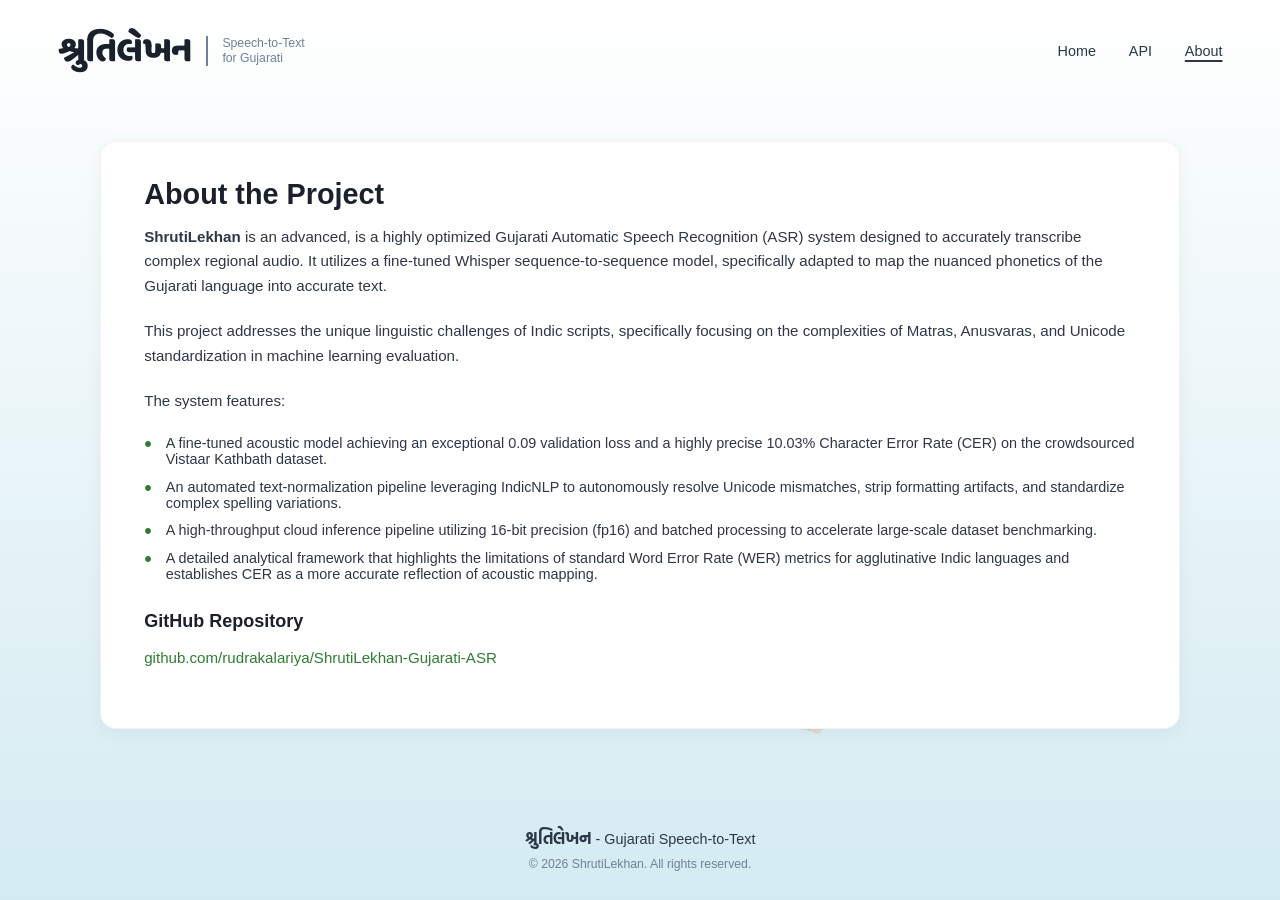
<file: about/index.html>
<!DOCTYPE html>
<html lang="en">

<head>
    <meta charset="UTF-8">
    <meta name="viewport" content="width=device-width, initial-scale=1.0">
    <title>About - ShrutiLekhan</title>

    <!-- Google Fonts -->
    <link rel="preconnect" href="https://fonts.googleapis.com">
    <link rel="preconnect" href="https://fonts.gstatic.com" crossorigin>
    <link
        href="https://fonts.googleapis.com/css2?family=Inter:wght@400;500;600;700&family=Hind+Vadodara:wght@400;600;700&family=Baloo+Bhai+2:wght@600;800&display=swap"
        rel="stylesheet">
    <style>
        :root {
            --font-en: 'Inter', system-ui, -apple-system, BlinkMacSystemFont, "Segoe UI", Roboto, sans-serif;
        }
    </style>

    <!-- Font Awesome Icons -->
    <link rel="stylesheet" href="https://cdnjs.cloudflare.com/ajax/libs/font-awesome/6.4.0/css/all.min.css">

    <!-- Custom CSS -->
    <link rel="stylesheet" href="../css/styles.css">
</head>

<body>
    <div class="background-container"></div>

    <header class="navbar">
        <div class="logo-container">
            <h1 class="logo-text">શ્રુતિલેખન</h1>
            <div class="logo-subtext">Speech-to-Text<br>for Gujarati</div>
        </div>
        <nav class="nav-links">
            <a href="../">Home</a>
            <a href="../api/">API</a>
            <a href="../about/" class="active">About</a>
        </nav>
    </header>

    <main class="main-content" style="flex-direction: column;">
        <div class="doc-card">
            <h2 class="doc-title">About the Project</h2>
            <p class="doc-text">
                <strong>ShrutiLekhan</strong> is an advanced, is a highly optimized Gujarati Automatic Speech
                Recognition (ASR) system designed to accurately transcribe complex regional audio. It utilizes a
                fine-tuned Whisper sequence-to-sequence model, specifically adapted to map the nuanced phonetics of the
                Gujarati language into accurate text.
            </p>
            <p class="doc-text">
                This project addresses the unique linguistic challenges of Indic scripts, specifically focusing on the
                complexities of Matras, Anusvaras, and Unicode standardization in machine learning evaluation.
            </p>

            <p class="doc-text">The system features:</p>
            <ul class="doc-list" style="margin-bottom: 2rem;">
                <li>A fine-tuned acoustic model achieving an exceptional 0.09 validation loss and a highly precise
                    10.03% Character Error Rate (CER) on the crowdsourced Vistaar Kathbath dataset.</li>
                <li>An automated text-normalization pipeline leveraging IndicNLP to autonomously resolve Unicode
                    mismatches, strip formatting artifacts, and standardize complex spelling variations.</li>
                <li>A high-throughput cloud inference pipeline utilizing 16-bit precision (fp16) and batched processing
                    to accelerate large-scale dataset benchmarking.</li>
                <li>A detailed analytical framework that highlights the limitations of standard Word Error Rate (WER)
                    metrics for agglutinative Indic languages and establishes CER as a more accurate reflection of
                    acoustic mapping.</li>
            </ul>

            <h3 class="doc-section-title" style="margin-top: 2rem;">GitHub Repository</h3>
            <p class="doc-text">
                <a href="https://github.com/rudrakalariya/ShrutiLekhan-Gujarati-ASR"
                    class="doc-link">github.com/rudrakalariya/ShrutiLekhan-Gujarati-ASR</a>
            </p>


        </div>
    </main>

    <footer class="footer">
        <p><strong>શ્રુતિલેખન</strong> - Gujarati Speech-to-Text</p>
        <p class="copyright">&copy; 2026 ShrutiLekhan. All rights reserved.</p>
    </footer>
</body>

</html>
</file>
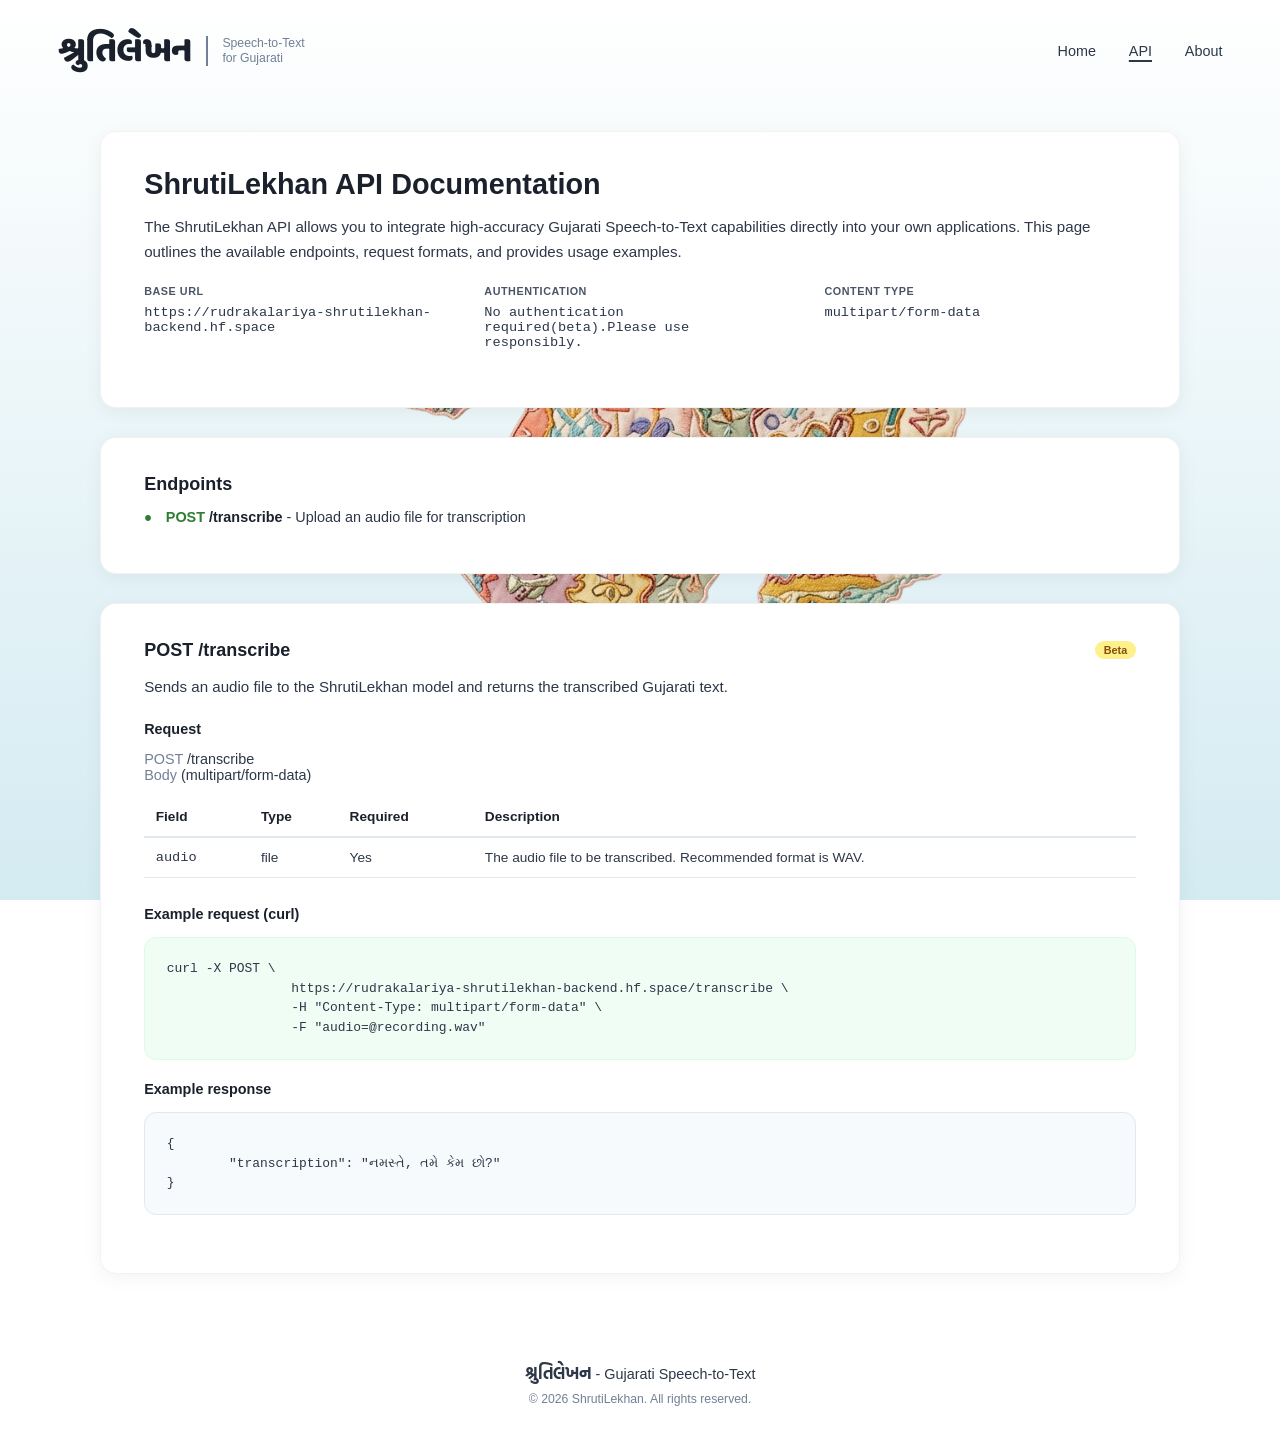
<file: api/index.html>
<!DOCTYPE html>
<html lang="en">

<head>
    <meta charset="UTF-8">
    <meta name="viewport" content="width=device-width, initial-scale=1.0">
    <title>API - ShrutiLekhan</title>

    <!-- Google Fonts -->
    <link rel="preconnect" href="https://fonts.googleapis.com">
    <link rel="preconnect" href="https://fonts.gstatic.com" crossorigin>
    <link
        href="https://fonts.googleapis.com/css2?family=Inter:wght@400;500;600;700&family=Hind+Vadodara:wght@400;600;700&family=Baloo+Bhai+2:wght@600;800&display=swap"
        rel="stylesheet">
    <style>
        :root {
            --font-en: 'Inter', system-ui, -apple-system, BlinkMacSystemFont, "Segoe UI", Roboto, sans-serif;
        }
    </style>

    <!-- Font Awesome Icons -->
    <link rel="stylesheet" href="https://cdnjs.cloudflare.com/ajax/libs/font-awesome/6.4.0/css/all.min.css">

    <!-- Custom CSS -->
    <link rel="stylesheet" href="../css/styles.css">
</head>

<body>
    <div class="background-container"></div>

    <header class="navbar">
        <div class="logo-container">
            <h1 class="logo-text">શ્રુતિલેખન</h1>
            <div class="logo-subtext">Speech-to-Text<br>for Gujarati</div>
        </div>
        <nav class="nav-links">
            <a href="../">Home</a>
            <a href="../api/" class="active">API</a>
            <a href="../about/">About</a>
        </nav>
    </header>

    <main class="main-content" style="flex-direction: column;">
        <!-- Card 1: Overview -->
        <div class="doc-card">
            <h2 class="doc-title">ShrutiLekhan API Documentation</h2>
            <p class="doc-text">
                The ShrutiLekhan API allows you to integrate high-accuracy Gujarati Speech-to-Text capabilities directly
                into your own applications. This page outlines the available endpoints, request formats, and provides
                usage examples.
            </p>

            <div class="doc-grid">
                <div class="doc-info-block">
                    <h4>Base URL</h4>
                    <p>https://rudrakalariya-shrutilekhan-backend.hf.space</p>
                </div>
                <div class="doc-info-block">
                    <h4>Authentication</h4>
                    <p>No authentication required(beta).Please use responsibly.</p>
                </div>
                <div class="doc-info-block">
                    <h4>Content Type</h4>
                    <p>multipart/form-data</p>
                </div>
            </div>
        </div>

        <!-- Card 2: Endpoints -->
        <div class="doc-card">
            <h3 class="doc-section-title">Endpoints</h3>
            <ul class="doc-list">
                <li><span class="doc-method">POST</span> <span class="doc-endpoint">/transcribe</span> - Upload an audio
                    file for transcription</li>
            </ul>
        </div>

        <!-- Card 3: POST /transcribe Details -->
        <div class="doc-card">
            <div style="display: flex; align-items: center;">
                <h3 class="doc-section-title" style="margin-bottom: 0;">POST /transcribe</h3>
                <span class="beta-badge">Beta</span>
            </div>

            <p class="doc-text" style="margin-top: 1rem;">
                Sends an audio file to the ShrutiLekhan model and returns the transcribed Gujarati text.
            </p>

            <h4 style="margin-bottom: 1rem; color: #1a202c; font-weight: 600;">Request</h4>
            <p class="doc-info-block" style="margin-bottom: 1rem;"><span style="color:#718096">POST</span>
                /transcribe<br><span style="color:#718096">Body</span> (multipart/form-data)</p>

            <table class="doc-table">
                <thead>
                    <tr>
                        <th>Field</th>
                        <th>Type</th>
                        <th>Required</th>
                        <th>Description</th>
                    </tr>
                </thead>
                <tbody>
                    <tr>
                        <td><code>audio</code></td>
                        <td>file</td>
                        <td>Yes</td>
                        <td>The audio file to be transcribed. Recommended format is WAV.</td>
                    </tr>
                </tbody>
            </table>

            <h4 style="margin-bottom: 1rem; color: #1a202c; margin-top: 2rem; font-weight: 600;">Example request (curl)
            </h4>
            <div class="code-block">curl -X POST \
                https://rudrakalariya-shrutilekhan-backend.hf.space/transcribe \
                -H "Content-Type: multipart/form-data" \
                -F "audio=@recording.wav"</div>

            <h4 style="margin-bottom: 1rem; color: #1a202c; font-weight: 600;">Example response</h4>
            <div class="code-block code-block-gray">{
        "transcription": "નમસ્તે, તમે કેમ છો?"
}</div>
        </div>
    </main>

    <footer class="footer">
        <p><strong>શ્રુતિલેખન</strong> - Gujarati Speech-to-Text</p>
        <p class="copyright">&copy; 2026 ShrutiLekhan. All rights reserved.</p>
    </footer>
</body>

</html>
</file>
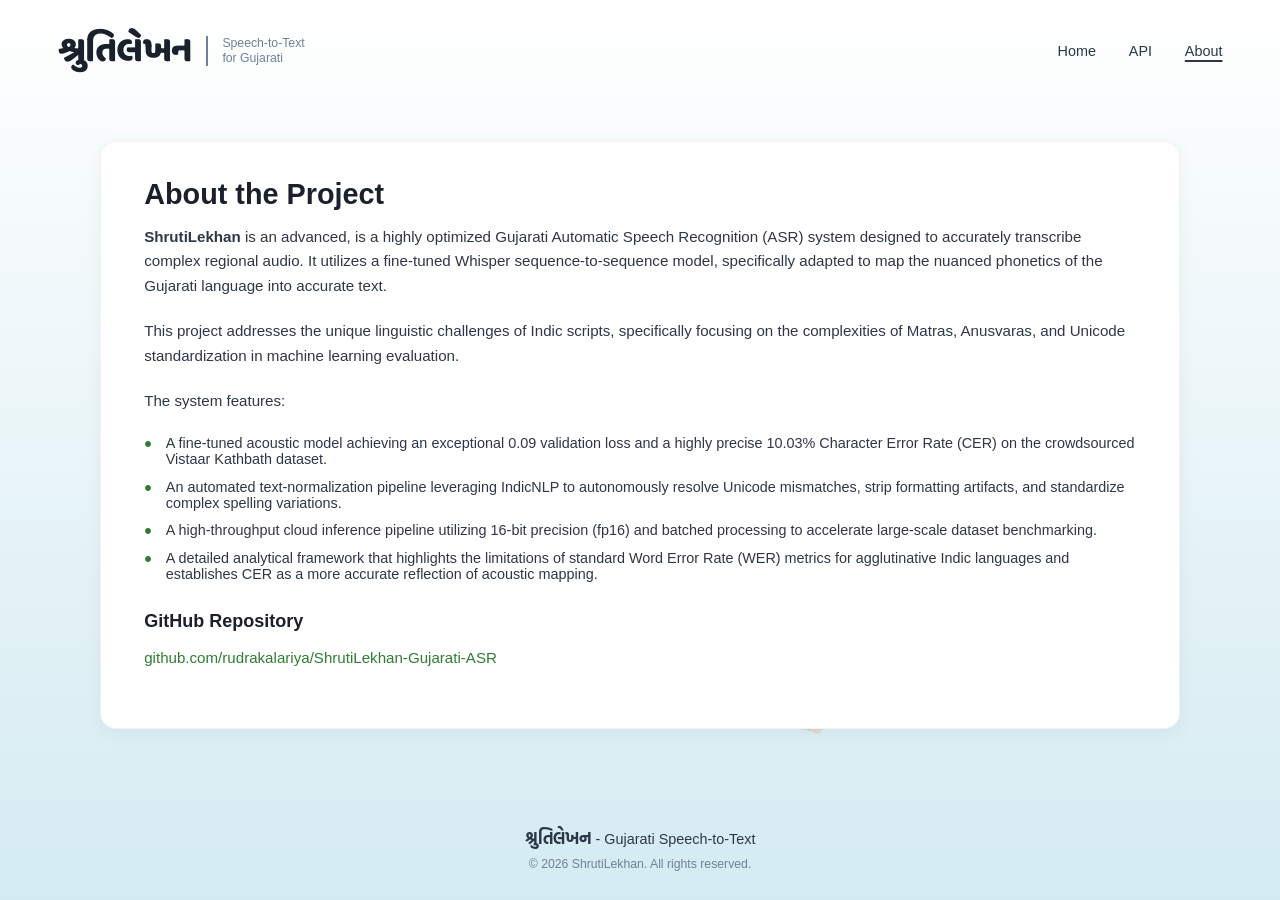
<file: about/about.html>
<!DOCTYPE html>
<html lang="en">

<head>
    <meta charset="UTF-8">
    <meta name="viewport" content="width=device-width, initial-scale=1.0">
    <title>About - ShrutiLekhan</title>

    <!-- Google Fonts -->
    <link rel="preconnect" href="https://fonts.googleapis.com">
    <link rel="preconnect" href="https://fonts.gstatic.com" crossorigin>
    <link
        href="https://fonts.googleapis.com/css2?family=Inter:wght@400;500;600;700&family=Hind+Vadodara:wght@400;600;700&family=Baloo+Bhai+2:wght@600;800&display=swap"
        rel="stylesheet">
    <style>
        :root {
            --font-en: 'Inter', system-ui, -apple-system, BlinkMacSystemFont, "Segoe UI", Roboto, sans-serif;
        }
    </style>

    <!-- Font Awesome Icons -->
    <link rel="stylesheet" href="https://cdnjs.cloudflare.com/ajax/libs/font-awesome/6.4.0/css/all.min.css">

    <!-- Custom CSS -->
    <link rel="stylesheet" href="../css/styles.css">
</head>

<body>
    <div class="background-container"></div>

    <header class="navbar">
        <div class="logo-container">
            <h1 class="logo-text">શ્રુતિલેખન</h1>
            <div class="logo-subtext">Speech-to-Text<br>for Gujarati</div>
        </div>
        <nav class="nav-links">
            <a href="../index.html">Home</a>
            <a href="../api/api.html">API</a>
            <a href="../about/about.html" class="active">About</a>
        </nav>
    </header>

    <main class="main-content" style="flex-direction: column;">
        <div class="doc-card">
            <h2 class="doc-title">About the Project</h2>
            <p class="doc-text">
                <strong>ShrutiLekhan</strong> is an advanced, is a highly optimized Gujarati Automatic Speech
                Recognition (ASR) system designed to accurately transcribe complex regional audio. It utilizes a
                fine-tuned Whisper sequence-to-sequence model, specifically adapted to map the nuanced phonetics of the
                Gujarati language into accurate text.
            </p>
            <p class="doc-text">
                This project addresses the unique linguistic challenges of Indic scripts, specifically focusing on the
                complexities of Matras, Anusvaras, and Unicode standardization in machine learning evaluation.
            </p>

            <p class="doc-text">The system features:</p>
            <ul class="doc-list" style="margin-bottom: 2rem;">
                <li>A fine-tuned acoustic model achieving an exceptional 0.09 validation loss and a highly precise
                    10.03% Character Error Rate (CER) on the crowdsourced Vistaar Kathbath dataset.</li>
                <li>An automated text-normalization pipeline leveraging IndicNLP to autonomously resolve Unicode
                    mismatches, strip formatting artifacts, and standardize complex spelling variations.</li>
                <li>A high-throughput cloud inference pipeline utilizing 16-bit precision (fp16) and batched processing
                    to accelerate large-scale dataset benchmarking.</li>
                <li>A detailed analytical framework that highlights the limitations of standard Word Error Rate (WER)
                    metrics for agglutinative Indic languages and establishes CER as a more accurate reflection of
                    acoustic mapping.</li>
            </ul>

            <h3 class="doc-section-title" style="margin-top: 2rem;">GitHub Repository</h3>
            <p class="doc-text">
                <a href="https://github.com/rudrakalariya/ShrutiLekhan-Gujarati-ASR"
                    class="doc-link">github.com/rudrakalariya/ShrutiLekhan-Gujarati-ASR</a>
            </p>


        </div>
    </main>

    <footer class="footer">
        <p><strong>શ્રુતિલેખન</strong> - Gujarati Speech-to-Text</p>
        <p class="copyright">&copy; 2026 ShrutiLekhan. All rights reserved.</p>
    </footer>
</body>

</html>
</file>
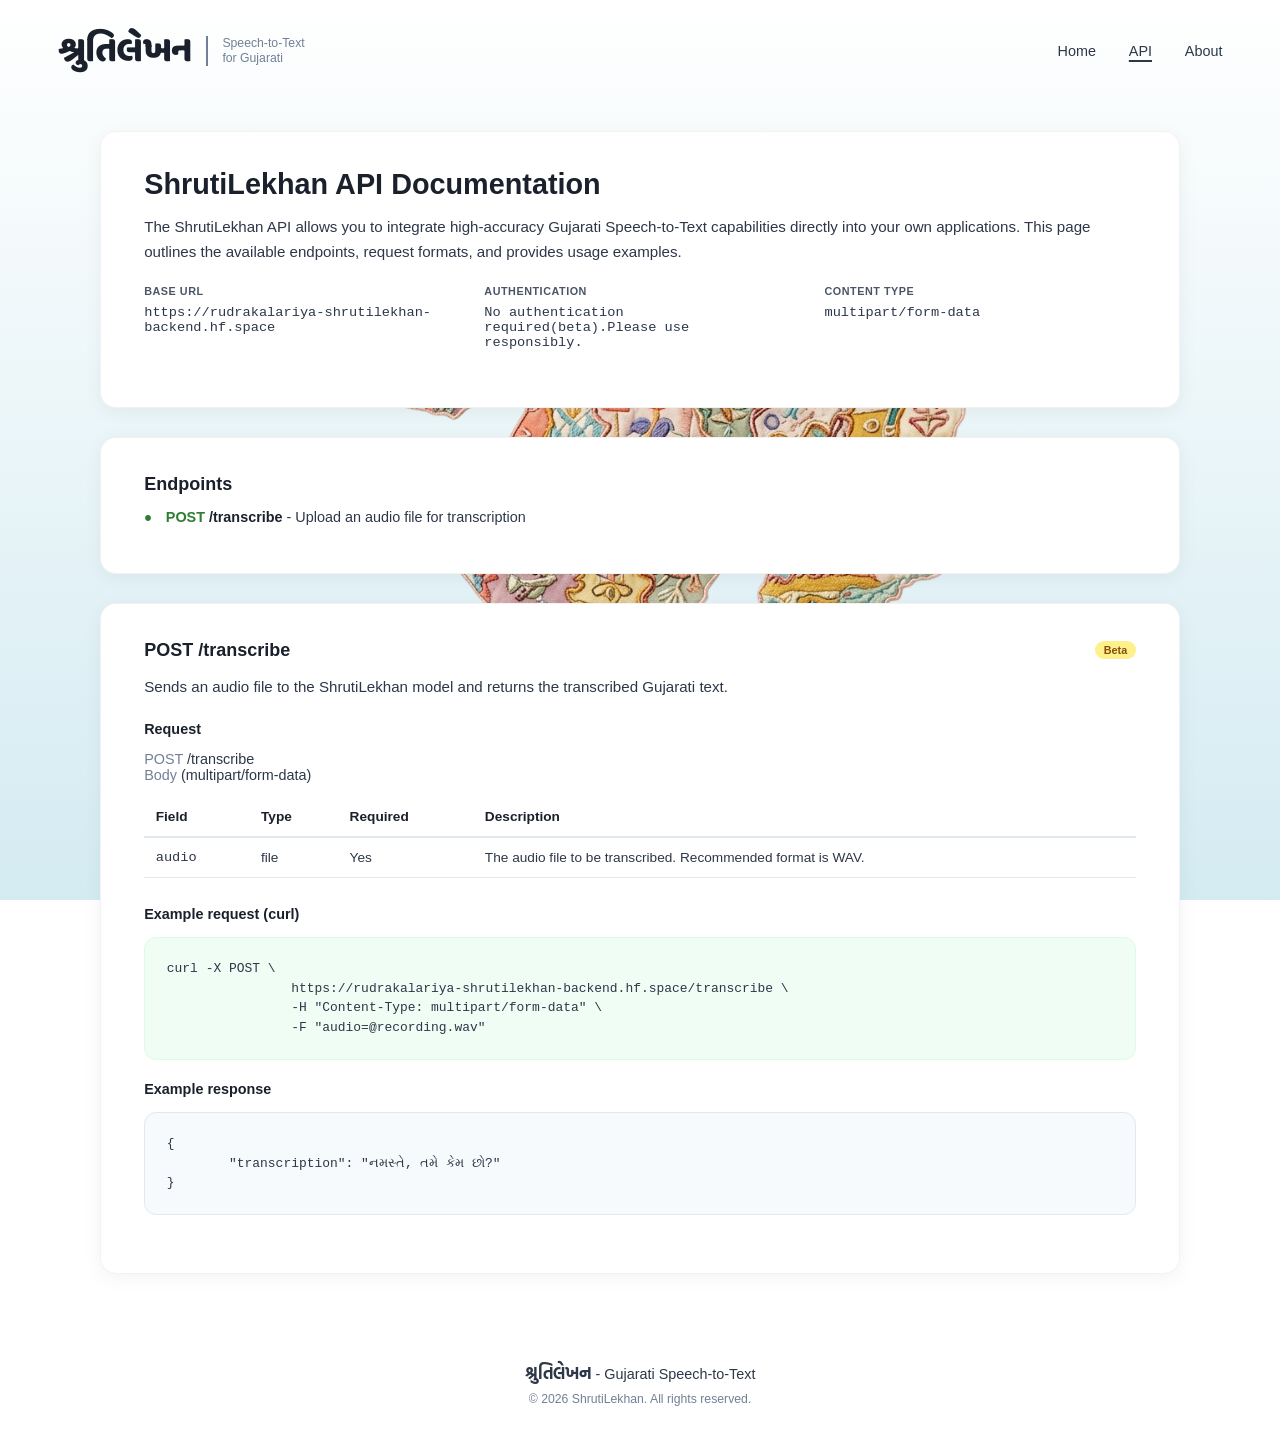
<file: api/api.html>
<!DOCTYPE html>
<html lang="en">

<head>
    <meta charset="UTF-8">
    <meta name="viewport" content="width=device-width, initial-scale=1.0">
    <title>API - ShrutiLekhan</title>

    <!-- Google Fonts -->
    <link rel="preconnect" href="https://fonts.googleapis.com">
    <link rel="preconnect" href="https://fonts.gstatic.com" crossorigin>
    <link
        href="https://fonts.googleapis.com/css2?family=Inter:wght@400;500;600;700&family=Hind+Vadodara:wght@400;600;700&family=Baloo+Bhai+2:wght@600;800&display=swap"
        rel="stylesheet">
    <style>
        :root {
            --font-en: 'Inter', system-ui, -apple-system, BlinkMacSystemFont, "Segoe UI", Roboto, sans-serif;
        }
    </style>

    <!-- Font Awesome Icons -->
    <link rel="stylesheet" href="https://cdnjs.cloudflare.com/ajax/libs/font-awesome/6.4.0/css/all.min.css">

    <!-- Custom CSS -->
    <link rel="stylesheet" href="../css/styles.css">
</head>

<body>
    <div class="background-container"></div>

    <header class="navbar">
        <div class="logo-container">
            <h1 class="logo-text">શ્રુતિલેખન</h1>
            <div class="logo-subtext">Speech-to-Text<br>for Gujarati</div>
        </div>
        <nav class="nav-links">
            <a href="../index.html">Home</a>
            <a href="../api/api.html" class="active">API</a>
            <a href="../about/about.html">About</a>
        </nav>
    </header>

    <main class="main-content" style="flex-direction: column;">
        <!-- Card 1: Overview -->
        <div class="doc-card">
            <h2 class="doc-title">ShrutiLekhan API Documentation</h2>
            <p class="doc-text">
                The ShrutiLekhan API allows you to integrate high-accuracy Gujarati Speech-to-Text capabilities directly
                into your own applications. This page outlines the available endpoints, request formats, and provides
                usage examples.
            </p>

            <div class="doc-grid">
                <div class="doc-info-block">
                    <h4>Base URL</h4>
                    <p>https://rudrakalariya-shrutilekhan-backend.hf.space</p>
                </div>
                <div class="doc-info-block">
                    <h4>Authentication</h4>
                    <p>No authentication required(beta).Please use responsibly.</p>
                </div>
                <div class="doc-info-block">
                    <h4>Content Type</h4>
                    <p>multipart/form-data</p>
                </div>
            </div>
        </div>

        <!-- Card 2: Endpoints -->
        <div class="doc-card">
            <h3 class="doc-section-title">Endpoints</h3>
            <ul class="doc-list">
                <li><span class="doc-method">POST</span> <span class="doc-endpoint">/transcribe</span> - Upload an audio
                    file for transcription</li>
            </ul>
        </div>

        <!-- Card 3: POST /transcribe Details -->
        <div class="doc-card">
            <div style="display: flex; align-items: center;">
                <h3 class="doc-section-title" style="margin-bottom: 0;">POST /transcribe</h3>
                <span class="beta-badge">Beta</span>
            </div>

            <p class="doc-text" style="margin-top: 1rem;">
                Sends an audio file to the ShrutiLekhan model and returns the transcribed Gujarati text.
            </p>

            <h4 style="margin-bottom: 1rem; color: #1a202c; font-weight: 600;">Request</h4>
            <p class="doc-info-block" style="margin-bottom: 1rem;"><span style="color:#718096">POST</span>
                /transcribe<br><span style="color:#718096">Body</span> (multipart/form-data)</p>

            <table class="doc-table">
                <thead>
                    <tr>
                        <th>Field</th>
                        <th>Type</th>
                        <th>Required</th>
                        <th>Description</th>
                    </tr>
                </thead>
                <tbody>
                    <tr>
                        <td><code>audio</code></td>
                        <td>file</td>
                        <td>Yes</td>
                        <td>The audio file to be transcribed. Recommended format is WAV.</td>
                    </tr>
                </tbody>
            </table>

            <h4 style="margin-bottom: 1rem; color: #1a202c; margin-top: 2rem; font-weight: 600;">Example request (curl)
            </h4>
            <div class="code-block">curl -X POST \
                https://rudrakalariya-shrutilekhan-backend.hf.space/transcribe \
                -H "Content-Type: multipart/form-data" \
                -F "audio=@recording.wav"</div>

            <h4 style="margin-bottom: 1rem; color: #1a202c; font-weight: 600;">Example response</h4>
            <div class="code-block code-block-gray">{
        "transcription": "નમસ્તે, તમે કેમ છો?"
}</div>
        </div>
    </main>

    <footer class="footer">
        <p><strong>શ્રુતિલેખન</strong> - Gujarati Speech-to-Text</p>
        <p class="copyright">&copy; 2026 ShrutiLekhan. All rights reserved.</p>
    </footer>
</body>

</html>
</file>
<file: css/styles.css>
html {
    font-size: 90%; /* Scales all rem-based sizes to 90% */
}

:root {
    /* Color Palette */
    --primary-color: #2e7d32;
    /* A nice green, similar to Smruti button */
    --primary-hover: #1b5e20;
    --secondary-color: #f5f5f5;
    --text-main: #2d3748;
    --text-muted: #718096;
    --border-color: rgba(255, 255, 255, 0.4);
    --glass-bg: rgba(255, 255, 255, 0.6);
    --glass-shadow: 0 8px 32px 0 rgba(31, 38, 135, 0.1);

    /* Typography */
    --font-en: -apple-system, BlinkMacSystemFont, "SF Pro Text", "SF Pro Display", "Segoe UI", Roboto, Helvetica, Arial, sans-serif;
    --font-gu: 'Hind Vadodara', sans-serif;
    --font-logo: 'Baloo Bhai 2', cursive;
}

* {
    margin: 0;
    padding: 0;
    box-sizing: border-box;
}

body {
    font-family: var(--font-en);
    color: var(--text-main);
    min-height: 100vh;
    display: flex;
    flex-direction: column;
    overflow-x: hidden;
    position: relative;
    
}

/* Background Artwork Placeholder */
.background-container {
    position: fixed;
    top: 0;
    left: 0;
    width: 100vw;
    height: 100vh;
    z-index: -1;
    overflow: hidden;
    /* Layer 1 (top): The image, Layer 2 (bottom): The gradient */
    background-image: url('../assets/bg.png'), linear-gradient(to bottom, #ffffff 0%, #d4ebf2 100%);
    background-size: auto 95%, cover;
    background-position: center, center;
    background-repeat: no-repeat, no-repeat;
}

/* Header / Navbar */
.navbar {
    display: flex;
    justify-content: space-between;
    align-items: center;
    padding: 1.5rem 4rem;
    background: transparent;
}

.logo-container {
    display: flex;
    align-items: center;
    gap: 1rem;
}

.logo-text {
    font-family: var(--font-logo);
    font-size: 2.5rem;
    font-weight: 800;
    color: #1a202c;
    letter-spacing: -1px;
}

.logo-subtext {
    font-size: 0.85rem;
    color: var(--text-muted);
    line-height: 1.2;
    border-left: 2px solid var(--text-muted);
    padding-left: 1rem;
}

.nav-links a {
    text-decoration: none;
    color: var(--text-main);
    margin-left: 2rem;
    font-weight: 500;
    transition: color 0.3s ease;
}

.nav-links a:hover {
    color: var(--primary-color);
}

.nav-links a.active {
    color: var(--text-main);
    text-decoration: underline;
    text-underline-offset: 4px;
    text-decoration-thickness: 2px;
}

/* Main Content area */
.main-content {
    flex: 1;
    display: flex;
    justify-content: center;
    align-items: center;
    padding: 2rem;
}

/* Glassmorphism Card */
.glass-card {
    background: rgba(255, 255, 255, 0.4);
    backdrop-filter: blur(6px);
    -webkit-backdrop-filter: blur(6px);
    border: 1px solid rgba(255, 255, 255, 0.6);
    border-radius: 24px;
    padding: 2rem;
    width: 100%;
    max-width: 50rem; /* Was 800px */
    box-shadow: var(--glass-shadow);
    transition: transform 0.3s ease;
}

.glass-card:hover {
    transform: translateY(-5px);
}

.card-header h2 {
    font-size: 1.5rem;
    margin-bottom: 2rem;
    display: flex;
    align-items: center;
    gap: 0.5rem;
    color: #1a202c;
}

/* Audio Controls */
.audio-controls {
    display: flex;
    align-items: center;
    justify-content: center;
    margin-bottom: 2rem;
    background: rgba(255, 255, 255, 0.5);
    padding: 2rem;
    border-radius: 16px;
    border: 1px solid rgba(255, 255, 255, 0.3);
    min-height: 7.5rem; /* Was 120px */
}

.input-actions {
    display: flex;
    align-items: center;
    justify-content: center;
    gap: 2rem;
    width: 100%;
}

.input-actions.hidden {
    display: none;
}

.btn {
    padding: 0.75rem 1.5rem;
    border-radius: 12px;
    font-size: 1rem;
    font-weight: 600;
    cursor: pointer;
    transition: all 0.3s ease;
    display: flex;
    align-items: center;
    gap: 0.5rem;
    font-family: inherit;
}

.primary-btn {
    background-color: var(--primary-color);
    color: white;
    border: none;
    box-shadow: 0 4px 12px rgba(46, 125, 50, 0.2);
}

.primary-btn:hover {
    background-color: var(--primary-hover);
    box-shadow: 0 6px 16px rgba(46, 125, 50, 0.3);
    transform: translateY(-2px);
}

.secondary-btn {
    background-color: transparent;
    color: var(--text-main);
    border: 2px solid transparent;
}

.secondary-btn:hover {
    background-color: rgba(0, 0, 0, 0.05);
}

.outline-btn {
    background-color: transparent;
    color: var(--primary-color);
    border: 2px solid var(--primary-color);
}

.outline-btn:hover {
    background-color: var(--primary-color);
    color: white;
}

.record-btn {
    background-color: #2d3748;
    color: white;
    border: none;
    box-shadow: 0 4px 12px rgba(45, 55, 72, 0.2);
}

.record-btn:hover {
    background-color: #1a202c;
    box-shadow: 0 6px 16px rgba(26, 32, 44, 0.3);
    transform: translateY(-2px);
}

.record-btn.recording {
    background-color: #e53e3e;
    animation: pulse-red 1.5s infinite;
}

@keyframes pulse-red {
    0% {
        box-shadow: 0 0 0 0 rgba(229, 62, 62, 0.7);
    }

    70% {
        box-shadow: 0 0 0 15px rgba(229, 62, 62, 0);
    }

    100% {
        box-shadow: 0 0 0 0 rgba(229, 62, 62, 0);
    }
}

.divider {
    display: flex;
    align-items: center;
    color: var(--text-muted);
    font-size: 0.85rem;
    font-weight: 600;
}

.hidden-input {
    display: none;
}

.upload-container {
    display: flex;
    flex-direction: column;
    align-items: center;
    gap: 0.5rem;
}

.file-info {
    display: flex;
    flex-direction: column;
    align-items: center;
    gap: 0.2rem;
}

.file-name {
    font-size: 0.8rem;
    color: var(--text-main);
    max-width: 9.375rem; /* Was 150px */
    white-space: nowrap;
    overflow: hidden;
    text-overflow: ellipsis;
    font-weight: 500;
}



/* Recording Status Indicator */
.recording-status {
    display: flex;
    flex-direction: column;
    align-items: center;
    justify-content: center;
    margin-bottom: 2rem;
    background: rgba(255, 255, 255, 0.5);
    padding: 1.5rem 2rem;
    border-radius: 16px;
    border: 1px solid rgba(255, 255, 255, 0.3);
    width: 100%;
}

.recording-status.hidden {
    display: none;
}

.recording-header {
    display: flex;
    flex-direction: row;
    justify-content: space-between;
    align-items: center;
    width: 100%;
    margin-bottom: 1rem;
    flex-wrap: wrap;
    gap: 1rem;
}

.recording-actions {
    display: flex;
    align-items: center;
    gap: 1rem;
}

.recording-indicators {
    display: flex;
    align-items: center;
    gap: 1rem;
    color: #e53e3e;
    font-weight: 600;
}

#liveWaveform {
    width: 100%;
    height: 3.75rem; /* Was 60px */
    max-width: 25rem; /* Was 400px */
    border-radius: 8px;
}

.pulse-ring {
    width: 12px;
    height: 12px;
    background-color: #e53e3e;
    border-radius: 50%;
    animation: pulse-dot 1.5s infinite;
}

@keyframes pulse-dot {
    0% {
        transform: scale(0.95);
        box-shadow: 0 0 0 0 rgba(229, 62, 62, 0.7);
    }

    70% {
        transform: scale(1);
        box-shadow: 0 0 0 10px rgba(229, 62, 62, 0);
    }

    100% {
        transform: scale(0.95);
        box-shadow: 0 0 0 0 rgba(229, 62, 62, 0);
    }
}

/* Audio Player (Waveform) */
.audio-player {
    display: flex;
    align-items: center;
    gap: 1rem;
    width: 100%;
}

.audio-player.hidden {
    display: none;
}

#waveform {
    flex: 1;
    height: 3.75rem; /* Was 60px */
    border-radius: 8px;
    overflow: hidden;
}

.play-btn {
    background-color: var(--primary-color);
    color: white;
    border-radius: 50%;
    width: 40px;
    height: 40px;
    display: flex;
    align-items: center;
    justify-content: center;
    font-size: 1rem;
    box-shadow: 0 4px 10px rgba(46, 125, 50, 0.3);
}

.play-btn:hover {
    background-color: var(--primary-hover);
    color: white;
    transform: scale(1.05);
}

/* Output Area */
.output-container {
    margin-bottom: 2rem;
}

.output-container.hidden {
    display: none;
}

.output-header {
    display: flex;
    justify-content: space-between;
    align-items: center;
    margin-bottom: 0.5rem;
}

.output-header label {
    font-weight: 600;
    color: var(--text-main);
}

.icon-btn {
    background: transparent;
    border: none;
    color: var(--text-muted);
    cursor: pointer;
    font-size: 1.2rem;
    transition: color 0.3s ease;
    padding: 0.5rem;
}

.icon-btn:hover {
    color: var(--primary-color);
}

textarea {
    width: 100%;
    height: 12.5rem; /* Was 200px */
    padding: 1.5rem;
    border-radius: 16px;
    border: 1px solid rgba(255, 255, 255, 0.5);
    background: rgba(255, 255, 255, 0.7);
    font-family: var(--font-gu);
    font-size: 1.1rem;
    color: var(--text-main);
    resize: vertical;
    box-shadow: inset 0 2px 4px rgba(0, 0, 0, 0.02);
    transition: all 0.3s ease;
}

textarea:focus {
    outline: none;
    border-color: var(--primary-color);
    background: rgba(255, 255, 255, 0.9);
    box-shadow: inset 0 2px 4px rgba(0, 0, 0, 0.05), 0 0 0 3px rgba(46, 125, 50, 0.2);
}

textarea::placeholder {
    color: #a0aec0;
    font-family: var(--font-en);
}

/* Progress Bar Area */
.progress-container {
    margin-bottom: 2rem;
    width: 100%;
    max-width: 31.25rem; /* Was 500px */
    margin-left: auto;
    margin-right: auto;
    padding: 1rem 0;
}

.progress-container.hidden {
    display: none;
}

.progress-info {
    display: flex;
    justify-content: center;
    margin-bottom: 0.8rem;
}

.progress-status {
    font-size: 0.95rem;
    font-weight: 600;
    color: var(--primary-color);
    animation: pulse-text 1.5s infinite;
}

@keyframes pulse-text {
    0% {
        opacity: 0.6;
    }

    50% {
        opacity: 1;
    }

    100% {
        opacity: 0.6;
    }
}

.progress-track {
    width: 100%;
    height: 8px;
    background-color: rgba(46, 125, 50, 0.1);
    border-radius: 4px;
    overflow: hidden;
}

.progress-fill {
    height: 100%;
    width: 0%;
    background: linear-gradient(90deg, #2e7d32, #4caf50);
    border-radius: 4px;
    transition: width 0.3s ease-out;
}

/* Action Buttons */
.action-buttons {
    display: flex;
    justify-content: center;
    gap: 1rem;
}

.action-btn {
    padding: 1rem 3rem;
    font-size: 1.1rem;
}

/* Footer */
.footer {
    text-align: center;
    padding: 2rem;
}

.footer strong {
    font-family: var(--font-gu);
    font-size: 1.2rem;
}

.copyright {
    font-size: 0.85rem;
    color: var(--text-muted);
    margin-top: 0.5rem;
}

/* Tooltip */
.tooltip {
    position: relative;
}

.tooltip .tooltip-text {
    visibility: hidden;
    width: 60px;
    background-color: #333;
    color: #fff;
    text-align: center;
    border-radius: 6px;
    padding: 5px;
    position: absolute;
    z-index: 1;
    bottom: 125%;
    left: 50%;
    margin-left: -30px;
    opacity: 0;
    transition: opacity 0.3s;
    font-size: 0.75rem;
    font-family: var(--font-en);
}

.tooltip:hover .tooltip-text {
    visibility: visible;
    opacity: 1;
}

/* Responsive */
@media (max-width: 768px) {
    .background-container {
        background-size: 95% auto, cover; /* Make image width 95% to fit whole map on narrow screens */
        background-position: center 10%, center; /* Shift slightly upwards on mobile */
    }

    .navbar {
        flex-direction: column;
        padding: 1rem;
        gap: 1rem;
    }
    
    .logo-text {
        font-size: 2rem;
    }

    .nav-links {
        display: flex;
        flex-wrap: wrap;
        justify-content: center;
        gap: 1rem;
    }

    .nav-links a {
        margin: 0;
    }

    .main-content {
        padding: 1rem;
    }

    .glass-card {
        padding: 1.5rem;
    }

    .audio-controls {
        flex-direction: column;
        gap: 1.5rem;
        padding: 1.5rem;
    }

    .input-actions {
        flex-direction: column;
        gap: 1rem;
    }

    .divider {
        margin: 0.5rem 0;
    }

    .action-buttons {
        flex-direction: column;
        width: 100%;
    }
    
    .action-buttons .btn {
        width: 100%;
        justify-content: center;
    }

    .doc-card {
        padding: 1.5rem;
    }
    
    .doc-title {
        font-size: 1.5rem;
    }

    .recording-status {
        padding: 1.5rem 1rem;
    }
    
    .recording-header {
        flex-direction: column;
        justify-content: center;
        text-align: center;
    }
    
    .recording-actions {
        flex-direction: column;
        width: 100%;
    }
    
    .recording-actions .btn {
        width: 100%;
        justify-content: center;
    }
    
    .code-block {
        padding: 1rem;
        font-size: 0.8rem;
    }
    
    .doc-table {
        display: block;
        overflow-x: auto;
        white-space: nowrap;
    }
}

/* Documentation Styles */
.doc-card {
    background: #ffffff;
    border-radius: 16px;
    padding: 2.5rem 3rem;
    width: 100%;
    max-width: 75rem; /* Was 1200px */
    box-shadow: 0 4px 20px rgba(0, 0, 0, 0.05);
    margin-bottom: 2rem;
    border: 1px solid rgba(0, 0, 0, 0.05);
}

.doc-title {
    font-size: 2rem;
    color: #1a202c;
    margin-bottom: 1rem;
    font-weight: 700;
}

.doc-text {
    font-size: 1.05rem;
    color: #2d3748;
    line-height: 1.6;
    margin-bottom: 1.5rem;
}

.doc-grid {
    display: grid;
    grid-template-columns: repeat(auto-fit, minmax(200px, 1fr));
    gap: 2rem;
    margin-bottom: 1.5rem;
}

.doc-info-block h4 {
    font-size: 0.75rem;
    color: #4a5568;
    text-transform: uppercase;
    letter-spacing: 0.05em;
    margin-bottom: 0.5rem;
}

.doc-info-block p {
    font-size: 0.95rem;
    color: #2d3748;
    font-family: monospace;
}

.doc-section-title {
    font-size: 1.25rem;
    color: #1a202c;
    margin-bottom: 1rem;
    font-weight: 600;
}

.doc-list {
    list-style-type: none;
    padding: 0;
}

.doc-list li {
    margin-bottom: 0.8rem;
    color: #2d3748;
    position: relative;
    padding-left: 1.5rem;
}

.doc-list li::before {
    content: "•";
    color: var(--primary-color);
    font-size: 1.5rem;
    position: absolute;
    left: 0;
    top: -4px;
}

.doc-method {
    color: var(--primary-color);
    font-weight: 600;
}

.doc-endpoint {
    font-weight: 600;
    color: #1a202c;
}

.doc-table {
    width: 100%;
    border-collapse: collapse;
    margin-bottom: 1.5rem;
    font-size: 0.95rem;
}

.doc-table th {
    text-align: left;
    padding: 0.8rem;
    border-bottom: 2px solid #e2e8f0;
    color: #1a202c;
    font-weight: 600;
}

.doc-table td {
    padding: 0.8rem;
    border-bottom: 1px solid #e2e8f0;
    color: #2d3748;
}

.code-block {
    background: #f0fdf4;
    /* Very subtle green tint matching screenshot */
    border: 1px solid #dcfce7;
    border-radius: 12px;
    padding: 1.5rem;
    font-family: monospace;
    font-size: 0.9rem;
    color: #2d3748;
    overflow-x: auto;
    white-space: pre;
    line-height: 1.5;
    margin-bottom: 1.5rem;
}

.code-block-gray {
    background: #f7fafc;
    border: 1px solid #e2e8f0;
}

.doc-link {
    color: var(--primary-color);
    text-decoration: none;
    font-weight: 500;
}

.doc-link:hover {
    text-decoration: underline;
}

.beta-badge {
    background: #fef08a;
    color: #854d0e;
    font-size: 0.75rem;
    padding: 0.2rem 0.6rem;
    border-radius: 12px;
    font-weight: 600;
    margin-left: auto;
}
</file>
